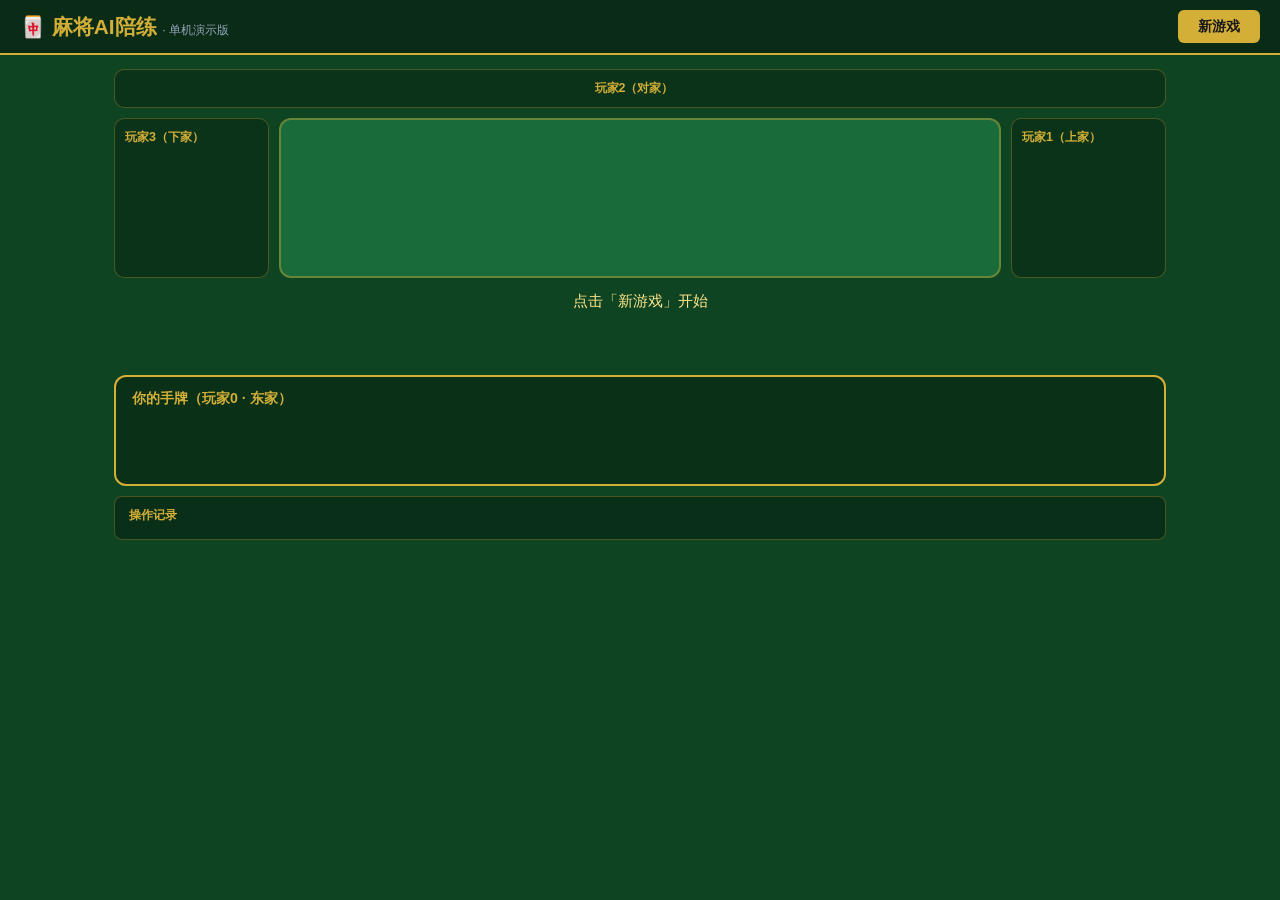
<file: frontend/demo.html>
<!DOCTYPE html>
<html lang="zh-CN">
<head>
<meta charset="UTF-8"/>
<meta name="viewport" content="width=device-width,initial-scale=1.0"/>
<title>麻将AI陪练 · 演示版</title>
<style>
:root{
  --green:#1a6b3a;--dark:#0f4423;--gold:#d4af37;
  --tile:#fefce8;--border:#c8a94e;--shadow:rgba(0,0,0,.4);
  --bamboo:#1a5e1a;--chars:#b91c1c;--dots:#1d4ed8;--special:#7c3aed;
}
*{box-sizing:border-box;margin:0;padding:0}
body{background:var(--dark);font-family:"Microsoft YaHei","PingFang SC",sans-serif;
  color:#fff;min-height:100vh;display:flex;flex-direction:column;align-items:center}

/* header */
header{width:100%;padding:10px 20px;background:rgba(0,0,0,.35);
  display:flex;align-items:center;gap:12px;border-bottom:2px solid var(--gold)}
header h1{font-size:1.3rem;color:var(--gold)}
#btn-new{margin-left:auto;padding:7px 20px;background:var(--gold);color:#1a1a1a;
  border:none;border-radius:6px;font-weight:bold;cursor:pointer;font-size:.9rem}
#btn-new:hover{opacity:.85}

/* layout */
#wrap{width:100%;max-width:1080px;padding:14px;display:flex;flex-direction:column;gap:10px}

/* opponent panels */
.opp{background:rgba(0,0,0,.25);border:1px solid rgba(212,175,55,.3);
  border-radius:10px;padding:10px;display:flex;flex-wrap:wrap;align-items:center;gap:6px}
.opp-name{font-size:.78rem;color:var(--gold);font-weight:bold;white-space:nowrap}
.opp-tiles{display:flex;flex-wrap:wrap;gap:3px}
.tile-back{width:18px;height:26px;background:linear-gradient(135deg,#1a5276,#154360);
  border:1px solid rgba(255,255,255,.2);border-radius:3px}
#top-row{display:grid;grid-template-columns:155px 1fr 155px;gap:10px}

/* discard area */
#discard{background:var(--green);border:2px solid rgba(212,175,55,.4);border-radius:12px;
  padding:10px;min-height:160px;display:flex;flex-wrap:wrap;gap:4px;align-content:flex-start}

/* tile */
.tile{display:inline-flex;flex-direction:column;align-items:center;justify-content:center;
  width:36px;height:48px;background:var(--tile);border:1.5px solid var(--border);
  border-radius:5px;box-shadow:2px 2px 4px var(--shadow);font-weight:bold;cursor:default;
  user-select:none;transition:transform .15s,box-shadow .15s;position:relative}
.tile .si{font-size:.42rem;opacity:.6;line-height:1}
.tile .tn{font-size:.9rem;line-height:1}
.tile.sm{width:24px;height:34px}.tile.sm .tn{font-size:.7rem}.tile.sm .si{font-size:.35rem}
.tile.bamboo{color:var(--bamboo)}.tile.characters{color:var(--chars)}
.tile.dots{color:var(--dots)}.tile.special{color:var(--special)}
.tile.playable{cursor:pointer;border-color:#f59e0b;
  box-shadow:2px 2px 6px var(--shadow),0 0 8px rgba(245,158,11,.5)}
.tile.playable:hover{transform:translateY(-9px);
  box-shadow:2px 10px 14px var(--shadow),0 0 14px rgba(245,158,11,.8);z-index:10}

/* player area */
#player-area{background:rgba(0,0,0,.3);border:2px solid var(--gold);
  border-radius:12px;padding:12px 16px}
#player-area h3{color:var(--gold);font-size:.88rem;margin-bottom:8px}
#hand{display:flex;flex-wrap:wrap;gap:5px;min-height:56px;align-items:flex-end}

/* action buttons */
#actions{display:flex;gap:10px;flex-wrap:wrap;justify-content:center;min-height:40px}
.act{padding:7px 22px;font-size:1rem;font-weight:bold;border:none;border-radius:8px;
  cursor:pointer;transition:opacity .2s,transform .1s}
.act:hover{opacity:.85;transform:scale(1.04)}
.pong{background:#e67e22;color:#fff}.chow{background:#27ae60;color:#fff}
.gong{background:#8e44ad;color:#fff}.stand{background:#718096;color:#fff}

/* status */
#status{font-size:.95rem;color:#fde68a;text-align:center;padding:3px 0;min-height:1.4em}
#status.ai{color:#94a3b8;font-style:italic}

/* log */
#log-wrap{background:rgba(0,0,0,.3);border:1px solid rgba(212,175,55,.3);
  border-radius:8px;padding:10px 14px}
#log-wrap h4{color:var(--gold);font-size:.78rem;margin-bottom:5px}
#log{list-style:none;max-height:100px;overflow-y:auto;
  display:flex;flex-direction:column-reverse;gap:2px}
#log li{font-size:.78rem;color:#cbd5e1;border-bottom:1px solid rgba(255,255,255,.05);padding:1px 0}
#log li:first-child{color:#fde68a;font-weight:bold}

/* meld */
.meld{display:inline-flex;gap:2px;padding:2px;
  background:rgba(255,255,255,.07);border-radius:4px;margin:1px}

/* game over */
#overlay{display:none;position:fixed;inset:0;background:rgba(0,0,0,.75);
  align-items:center;justify-content:center;z-index:100}
#overlay.on{display:flex}
#box{background:#1a2a1a;border:3px solid var(--gold);border-radius:16px;
  padding:38px 56px;text-align:center}
#box h2{font-size:1.9rem;color:var(--gold);margin-bottom:10px}
#box p{color:#ccc;margin-bottom:20px;font-size:1.05rem}
#btn-again{padding:10px 32px;background:var(--gold);color:#1a1a1a;
  border:none;border-radius:8px;font-size:1rem;font-weight:bold;cursor:pointer}
</style>
</head>
<body>

<header>
  <h1>🀄 麻将AI陪练 <span style="font-size:.75rem;color:#94a3b8;font-weight:normal">· 单机演示版</span></h1>
  <button id="btn-new" onclick="newGame()">新游戏</button>
</header>

<div id="wrap">
  <!-- 对家（玩家2） -->
  <div id="opp2-wrap">
    <div class="opp" style="justify-content:center">
      <span class="opp-name">玩家2（对家）</span>
      <div id="opp2-tiles" class="opp-tiles"></div>
      <div id="opp2-melds"></div>
    </div>
  </div>

  <!-- 中间行 -->
  <div id="top-row">
    <div class="opp" style="flex-direction:column;align-items:flex-start">
      <span class="opp-name">玩家3（下家）</span>
      <div id="opp3-tiles" class="opp-tiles"></div>
      <div id="opp3-melds"></div>
    </div>
    <div id="discard"></div>
    <div class="opp" style="flex-direction:column;align-items:flex-start">
      <span class="opp-name">玩家1（上家）</span>
      <div id="opp1-tiles" class="opp-tiles"></div>
      <div id="opp1-melds"></div>
    </div>
  </div>

  <div id="status">点击「新游戏」开始</div>
  <div id="actions"></div>

  <div id="player-area">
    <h3>你的手牌（玩家0 · 东家）</h3>
    <div id="hand"></div>
  </div>

  <div id="log-wrap">
    <h4>操作记录</h4>
    <ul id="log"></ul>
  </div>
</div>

<!-- 游戏结束弹窗 -->
<div id="overlay">
  <div id="box">
    <h2 id="ov-title"></h2>
    <p id="ov-msg"></p>
    <button id="btn-again" onclick="newGame()">再来一局</button>
  </div>
</div>

<script>
// ─── 牌定义 ──────────────────────────────────────
const SUITS = {
  bamboo:['1竹','2竹','3竹','4竹','5竹','6竹','7竹','8竹','9竹'],
  characters:['1万','2万','3万','4万','5万','6万','7万','8万','9万'],
  dots:['1筒','2筒','3筒','4筒','5筒','6筒','7筒','8筒','9筒'],
};
const HONORS = ['中','發','白','东','南','西','北'];
const SUIT_OF={};
const ALL_TILES=[];
['bamboo','characters','dots'].forEach(s=>{
  for(let i=1;i<=9;i++){const k=`${s}-${i}`;ALL_TILES.push(k);SUIT_OF[k]=s;}
});
['dragons-red','dragons-green','dragons-white','winds-east','winds-south','winds-west','winds-north']
  .forEach(k=>{ALL_TILES.push(k);SUIT_OF[k]='special';});
const DECK=[...ALL_TILES,...ALL_TILES,...ALL_TILES,...ALL_TILES];

function tileCN(k){
  const m={
    'bamboo':'竹','characters':'万','dots':'筒',
    'dragons-red':'中','dragons-green':'發','dragons-white':'白',
    'winds-east':'东','winds-south':'南','winds-west':'西','winds-north':'北'
  };
  if(k.startsWith('bamboo-')||k.startsWith('characters-')||k.startsWith('dots-')){
    const[s,n]=k.split('-');return n+(m[s]||s);
  }
  return m[k]||k;
}
function suitCls(k){return SUIT_OF[k]||'special';}
function makeTile(k,small=false,playable=false){
  const cn=tileCN(k);const cl=suitCls(k);
  const suit=cl==='bamboo'?'竹':cl==='characters'?'万':cl==='dots'?'筒':'';
  const num=cn.replace(suit,'');
  const d=document.createElement('div');
  d.className=`tile ${cl}${small?' sm':''}${playable?' playable':''}`;
  d.dataset.key=k;
  d.innerHTML=`<span class="si">${suit}</span><span class="tn">${num||cn}</span>`;
  return d;
}

// ─── 游戏状态 ─────────────────────────────────────
let G={};

function shuffle(arr){
  const a=[...arr];
  for(let i=a.length-1;i>0;i--){const j=Math.random()*i+1|0;[a[i],a[j]]=[a[j],a[i]];}
  return a;
}

function deal(deck,n){return deck.splice(0,n);}

function newGame(){
  document.getElementById('overlay').classList.remove('on');
  const deck=shuffle([...DECK]);
  G={
    deck,
    players:[
      {hand:deal(deck,13),melds:[],isHuman:true},
      {hand:deal(deck,13),melds:[],isHuman:false},
      {hand:deal(deck,13),melds:[],isHuman:false},
      {hand:deal(deck,13),melds:[],isHuman:false},
    ],
    discard:[],
    current:0,
    phase:'draw',   // draw | discard | react
    reactPlayer:-1,
    reactOptions:[],
    lastDiscard:null,
    log:['游戏开始！你是玩家0（东家）。'],
    done:false,
  };
  drawCard(0);
}

function drawCard(pid){
  if(G.deck.length===0){endGame(-1);return;}
  const card=G.deck.shift();
  G.players[pid].hand.push(card);
  G.current=pid;
  G.phase='discard';
  if(pid===0){
    addLog('你摸了一张牌，请出牌');
    render();
  } else {
    setTimeout(()=>aiDiscard(pid),600);
  }
}

function aiDiscard(pid){
  const p=G.players[pid];
  // AI随机出一张牌
  const idx=Math.floor(Math.random()*p.hand.length);
  const card=p.hand.splice(idx,1)[0];
  G.discard.push(card);
  G.lastDiscard={card,from:pid};
  addLog(`玩家${pid} 打出: ${tileCN(card)}`);
  // 检查玩家0是否可以碰/杠
  checkReact(pid);
}

function humanDiscard(card){
  if(G.phase!=='discard'||G.current!==0)return;
  const p=G.players[0];
  const idx=p.hand.indexOf(card);
  if(idx===-1)return;
  p.hand.splice(idx,1);
  G.discard.push(card);
  G.lastDiscard={card,from:0};
  addLog(`你 打出: ${tileCN(card)}`);
  // AI反应
  checkReactAI();
}

function checkReact(fromPid){
  // 检查玩家0是否可以碰或杠
  if(fromPid===0){checkReactAI();return;}
  const card=G.lastDiscard.card;
  const hand=G.players[0].hand;
  const cnt=hand.filter(c=>c===card).length;
  const opts=[];
  if(cnt>=3)opts.push('gong');
  if(cnt>=2)opts.push('pong');
  opts.push('stand');
  if(opts.length>1){
    G.phase='react';G.reactPlayer=0;G.reactOptions=opts;
    addLog(`玩家${fromPid}打出${tileCN(card)}，你可以操作`);
    render();
  } else {
    nextAfterDiscard(fromPid);
  }
}

function checkReactAI(){
  // AI之间也可以碰，简化处理：随机决定
  const card=G.lastDiscard.card;
  const from=G.lastDiscard.from;
  for(let pid=1;pid<=3;pid++){
    if(pid===from)continue;
    const cnt=G.players[pid].hand.filter(c=>c===card).length;
    if(cnt>=2&&Math.random()<0.3){
      // AI碰牌
      const p=G.players[pid];
      const removed=[];
      let n=0;
      p.hand=p.hand.filter(c=>{if(c===card&&n<2){n++;removed.push(c);return false;}return true;});
      removed.push(card);
      p.melds.push(removed);
      addLog(`玩家${pid} 碰了: ${tileCN(card)}`);
      G.current=pid;G.phase='discard';
      setTimeout(()=>aiDiscard(pid),600);
      render();return;
    }
  }
  nextAfterDiscard(G.lastDiscard.from);
}

function nextAfterDiscard(fromPid){
  const next=(fromPid+1)%4;
  setTimeout(()=>drawCard(next),400);
}

function humanReact(act){
  if(G.phase!=='react'||G.reactPlayer!==0)return;
  const card=G.lastDiscard.card;
  const from=G.lastDiscard.from;
  if(act==='stand'){
    addLog('你 选择: 不要');
    G.phase='idle';
    nextAfterDiscard(from);
  } else if(act==='pong'){
    const p=G.players[0];
    let n=0;
    p.hand=p.hand.filter(c=>{if(c===card&&n<2){n++;return false;}return true;});
    p.melds.push([card,card,card]);
    addLog(`你 碰了: ${tileCN(card)}`);
    G.current=0;G.phase='discard';
  } else if(act==='gong'){
    const p=G.players[0];
    let n=0;
    p.hand=p.hand.filter(c=>{if(c===card&&n<3){n++;return false;}return true;});
    p.melds.push([card,card,card,card]);
    addLog(`你 杠了: ${tileCN(card)}`);
    if(G.deck.length>0){p.hand.push(G.deck.shift());}
    G.current=0;G.phase='discard';
  }
  render();
}

function endGame(winner){
  G.done=true;
  const t=document.getElementById('ov-title');
  const m=document.getElementById('ov-msg');
  if(winner===0){t.textContent='🎉 你赢了！';m.textContent='恭喜，胡牌！';}
  else if(winner>0){t.textContent=`😔 玩家${winner}赢了`;m.textContent='再接再厉！';}
  else{t.textContent='🤝 流局';m.textContent='牌墙摸完，平局。';}
  document.getElementById('overlay').classList.add('on');
  render();
}

function addLog(msg){
  G.log.unshift(msg);if(G.log.length>20)G.log.pop();
}

// ─── 渲染 ─────────────────────────────────────────
function renderBacks(container,count){
  container.innerHTML='';
  for(let i=0;i<count;i++){const b=document.createElement('div');b.className='tile-back';container.appendChild(b);}
}
function renderMelds(container,melds){
  container.innerHTML='';
  melds.forEach(m=>{
    const d=document.createElement('div');d.className='meld';
    m.forEach(k=>d.appendChild(makeTile(k,true)));
    container.appendChild(d);
  });
}

function render(){
  if(!G.players)return;
  // 对手
  [1,2,3].forEach(i=>{
    renderBacks(document.getElementById(`opp${i}-tiles`),G.players[i].hand.length);
    renderMelds(document.getElementById(`opp${i}-melds`),G.players[i].melds);
  });
  // 弃牌
  const disc=document.getElementById('discard');
  disc.innerHTML='';
  G.discard.forEach(k=>disc.appendChild(makeTile(k,true)));
  // 日志
  const ul=document.getElementById('log');
  ul.innerHTML='';
  G.log.forEach(msg=>{const li=document.createElement('li');li.textContent=msg;ul.appendChild(li);});
  // 手牌 + 操作按钮
  const handEl=document.getElementById('hand');
  const actEl=document.getElementById('actions');
  const statusEl=document.getElementById('status');
  handEl.innerHTML='';actEl.innerHTML='';

  const isMyTurn=G.current===0&&G.phase==='discard';
  const isReact=G.phase==='react'&&G.reactPlayer===0;

  // 排序手牌
  const sorted=[...G.players[0].hand].sort();
  sorted.forEach(k=>{
    const t=makeTile(k,false,isMyTurn);
    if(isMyTurn)t.onclick=()=>{humanDiscard(k);};
    handEl.appendChild(t);
  });
  // 碰杠选项
  if(isReact){
    const card=G.lastDiscard.card;
    const from=G.lastDiscard.from;
    statusEl.textContent=`玩家${from}打出 ${tileCN(card)}，请选择：`;
    statusEl.className='';
    const labels={pong:'碰',chow:'吃',gong:'杠',stand:'不要'};
    const colors={pong:'pong',chow:'chow',gong:'gong',stand:'stand'};
    G.reactOptions.forEach(act=>{
      const b=document.createElement('button');
      b.className=`act ${colors[act]}`;
      b.textContent=labels[act];
      b.onclick=()=>humanReact(act);
      actEl.appendChild(b);
    });
  } else if(isMyTurn){
    statusEl.textContent='轮到你了 — 点击手牌出牌';
    statusEl.className='';
  } else if(G.done){
    statusEl.textContent='游戏结束';statusEl.className='';
  } else {
    statusEl.textContent=`玩家${G.current} 思考中…`;
    statusEl.className='ai';
  }
  // 牌墙剩余
  document.querySelector('#log-wrap h4').textContent=`操作记录（牌墙剩余 ${G.deck?G.deck.length:0} 张）`;
}
</script>
</body>
</html>
</file>
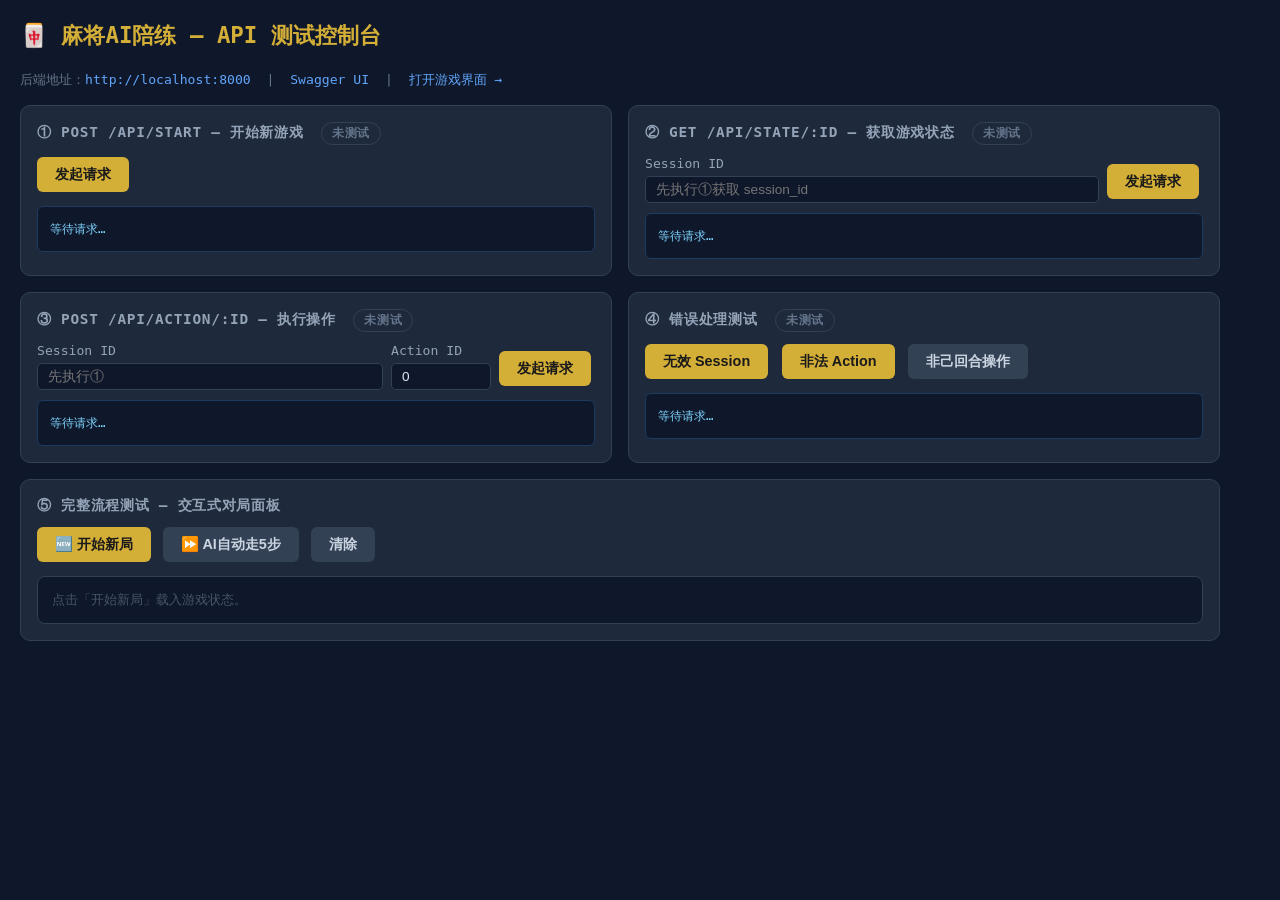
<file: frontend/test.html>
<!DOCTYPE html>
<html lang="zh-CN">
<head>
  <meta charset="UTF-8" />
  <title>麻将AI陪练 - API 测试</title>
  <style>
    * { box-sizing: border-box; margin: 0; padding: 0; }
    body { font-family: "Microsoft YaHei", monospace; background: #0f172a; color: #e2e8f0; padding: 20px; }
    h1 { color: #d4af37; margin-bottom: 20px; font-size: 1.4rem; }
    h2 { color: #94a3b8; font-size: 0.9rem; margin-bottom: 8px; text-transform: uppercase; letter-spacing: 0.05em; }
    .grid { display: grid; grid-template-columns: 1fr 1fr; gap: 16px; max-width: 1200px; }
    .card { background: #1e293b; border: 1px solid #334155; border-radius: 10px; padding: 16px; }
    button {
      padding: 8px 18px; background: #d4af37; color: #1a1a1a; border: none;
      border-radius: 6px; cursor: pointer; font-weight: bold; font-size: 0.9rem;
      margin: 4px 4px 4px 0; transition: opacity 0.2s;
    }
    button:hover { opacity: 0.85; }
    button:disabled { background: #475569; color: #94a3b8; cursor: not-allowed; opacity: 1; }
    button.secondary { background: #334155; color: #cbd5e1; }
    .result {
      margin-top: 10px; background: #0f172a; border: 1px solid #1e3a5f;
      border-radius: 6px; padding: 12px; font-size: 0.78rem; line-height: 1.6;
      max-height: 300px; overflow-y: auto; white-space: pre-wrap; word-break: break-all;
      color: #7dd3fc;
    }
    .result.error { color: #f87171; border-color: #7f1d1d; }
    .result.success { color: #86efac; border-color: #14532d; }
    .status-badge {
      display: inline-block; padding: 2px 10px; border-radius: 12px; font-size: 0.75rem;
      font-weight: bold; margin-left: 8px;
    }
    .badge-ok { background: #14532d; color: #86efac; }
    .badge-err { background: #7f1d1d; color: #f87171; }
    .badge-idle { background: #1e293b; color: #64748b; border: 1px solid #334155; }
    label { font-size: 0.82rem; color: #94a3b8; }
    input {
      background: #0f172a; border: 1px solid #334155; color: #e2e8f0;
      padding: 5px 10px; border-radius: 5px; font-size: 0.85rem; width: 100%; margin-top: 4px;
    }
    .row { display: flex; align-items: flex-end; gap: 8px; margin-top: 8px; flex-wrap: wrap; }
    .field { flex: 1; min-width: 100px; }
    #game-display {
      background: #0f172a; border: 1px solid #334155; border-radius: 8px;
      padding: 14px; margin-top: 10px; font-size: 0.82rem;
    }
    .hand-tiles { display: flex; flex-wrap: wrap; gap: 5px; margin: 6px 0; }
    .tile {
      background: #fefce8; color: #1a1a1a; border: 1.5px solid #c8a94e;
      border-radius: 4px; padding: 4px 8px; font-size: 0.8rem; font-weight: bold; cursor: default;
    }
    .tile.playable { cursor: pointer; border-color: #f59e0b; background: #fffbeb; }
    .tile.playable:hover { background: #fef3c7; transform: translateY(-3px); }
    .tile.bamboo { color: #1a5e1a; }
    .tile.characters { color: #b91c1c; }
    .tile.dots { color: #1d4ed8; }
    .tile.special { color: #92400e; }
    .log-item { padding: 3px 0; border-bottom: 1px solid #1e293b; color: #cbd5e1; }
    .log-item:first-child { color: #fde68a; font-weight: bold; }
    .act-btn {
      padding: 7px 18px; border: none; border-radius: 6px; cursor: pointer;
      font-weight: bold; font-size: 0.95rem; margin: 4px;
    }
    .act-pong { background: #e67e22; color: #fff; }
    .act-chow { background: #27ae60; color: #fff; }
    .act-gong { background: #8e44ad; color: #fff; }
    .act-stand { background: #7f8c8d; color: #fff; }
    .section-title { color: #64748b; font-size: 0.75rem; margin-bottom: 4px; }
    a { color: #60a5fa; text-decoration: none; }
    a:hover { text-decoration: underline; }
    .full-width { grid-column: 1 / -1; }
    .info-bar { display: flex; gap: 20px; flex-wrap: wrap; padding: 8px 0; }
    .info-item label { display: block; font-size: 0.7rem; color: #64748b; margin-bottom: 2px; }
    .info-item span { font-size: 0.9rem; color: #e2e8f0; font-weight: bold; }
  </style>
</head>
<body>

<h1>🀄 麻将AI陪练 — API 测试控制台</h1>
<p style="font-size:0.82rem; color:#64748b; margin-bottom:16px;">
  后端地址：<a href="http://localhost:8000" target="_blank">http://localhost:8000</a>
  &nbsp;|&nbsp;
  <a href="http://localhost:8000/docs" target="_blank">Swagger UI</a>
  &nbsp;|&nbsp;
  <a href="/" target="_blank">打开游戏界面 →</a>
</p>

<div class="grid">

  <!-- ① 启动游戏 -->
  <div class="card">
    <h2>① POST /api/start — 开始新游戏
      <span id="badge-start" class="status-badge badge-idle">未测试</span>
    </h2>
    <button onclick="doStart()">发起请求</button>
    <div id="result-start" class="result">等待请求…</div>
  </div>

  <!-- ② 获取状态 -->
  <div class="card">
    <h2>② GET /api/state/:id — 获取游戏状态
      <span id="badge-state" class="status-badge badge-idle">未测试</span>
    </h2>
    <div class="row">
      <div class="field">
        <label>Session ID</label>
        <input id="input-sid-state" placeholder="先执行①获取 session_id" />
      </div>
      <button onclick="doGetState()">发起请求</button>
    </div>
    <div id="result-state" class="result">等待请求…</div>
  </div>

  <!-- ③ 执行动作 -->
  <div class="card">
    <h2>③ POST /api/action/:id — 执行操作
      <span id="badge-action" class="status-badge badge-idle">未测试</span>
    </h2>
    <div class="row">
      <div class="field">
        <label>Session ID</label>
        <input id="input-sid-action" placeholder="先执行①" />
      </div>
      <div class="field" style="max-width:90px">
        <label>Action ID</label>
        <input id="input-action-id" type="number" placeholder="0-37" value="0" />
      </div>
      <button onclick="doAction()">发起请求</button>
    </div>
    <div id="result-action" class="result">等待请求…</div>
  </div>

  <!-- ④ 错误处理测试 -->
  <div class="card">
    <h2>④ 错误处理测试
      <span id="badge-err" class="status-badge badge-idle">未测试</span>
    </h2>
    <button onclick="testInvalidSession()">无效 Session</button>
    <button onclick="testInvalidAction()">非法 Action</button>
    <button class="secondary" onclick="testNotYourTurn()">非己回合操作</button>
    <div id="result-err" class="result">等待请求…</div>
  </div>

  <!-- ⑤ 游戏交互面板（完整流程测试） -->
  <div class="card full-width">
    <h2>⑤ 完整流程测试 — 交互式对局面板</h2>
    <div style="margin-bottom:10px; display:flex; gap:8px; flex-wrap:wrap;">
      <button onclick="startInteractive()">🆕 开始新局</button>
      <button class="secondary" onclick="autoPlay(5)">⏩ AI自动走5步</button>
      <button class="secondary" onclick="clearGameDisplay()">清除</button>
    </div>

    <div id="game-display">
      <p style="color:#475569;">点击「开始新局」载入游戏状态。</p>
    </div>
  </div>

</div>

<script>
const BASE = 'http://localhost:8000';
let activeSession = null;

// ── 工具 ────────────────────────────────────────
async function apiFetch(method, path, body) {
  const opts = { method, headers: { 'Content-Type': 'application/json' } };
  if (body !== undefined) opts.body = JSON.stringify(body);
  const res = await fetch(BASE + path, opts);
  const data = await res.json();
  return { ok: res.ok, status: res.status, data };
}

function show(id, content, type = '') {
  const el = document.getElementById(id);
  el.textContent = typeof content === 'string' ? content : JSON.stringify(content, null, 2);
  el.className = `result ${type}`;
}

function setBadge(id, ok) {
  const el = document.getElementById(id);
  el.textContent = ok ? '✓ 通过' : '✗ 失败';
  el.className = `status-badge ${ok ? 'badge-ok' : 'badge-err'}`;
}

function syncSessionInputs(sid) {
  document.getElementById('input-sid-state').value = sid;
  document.getElementById('input-sid-action').value = sid;
}

// ── ① Start ──────────────────────────────────────
async function doStart() {
  try {
    const { ok, data } = await apiFetch('POST', '/api/start');
    show('result-start', data, ok ? 'success' : 'error');
    setBadge('badge-start', ok);
    if (ok) {
      activeSession = data.session_id;
      syncSessionInputs(data.session_id);
      // 预填第一个合法 action
      if (data.state.legal_actions?.length) {
        document.getElementById('input-action-id').value = data.state.legal_actions[0].id;
      }
    }
  } catch (e) {
    show('result-start', `请求失败: ${e.message}`, 'error');
    setBadge('badge-start', false);
  }
}

// ── ② Get State ──────────────────────────────────
async function doGetState() {
  const sid = document.getElementById('input-sid-state').value.trim();
  if (!sid) { show('result-state', '请先填写 Session ID', 'error'); return; }
  try {
    const { ok, data } = await apiFetch('GET', `/api/state/${sid}`);
    show('result-state', data, ok ? 'success' : 'error');
    setBadge('badge-state', ok);
  } catch (e) {
    show('result-state', `请求失败: ${e.message}`, 'error');
  }
}

// ── ③ Action ─────────────────────────────────────
async function doAction() {
  const sid = document.getElementById('input-sid-action').value.trim();
  const aid = parseInt(document.getElementById('input-action-id').value, 10);
  if (!sid) { show('result-action', '请先填写 Session ID', 'error'); return; }
  try {
    const { ok, data } = await apiFetch('POST', `/api/action/${sid}`, { action_id: aid });
    show('result-action', data, ok ? 'success' : 'error');
    setBadge('badge-action', ok);
    if (ok && data.legal_actions?.length) {
      document.getElementById('input-action-id').value = data.legal_actions[0].id;
    }
  } catch (e) {
    show('result-action', `请求失败: ${e.message}`, 'error');
  }
}

// ── ④ Error tests ────────────────────────────────
async function testInvalidSession() {
  const { ok, status, data } = await apiFetch('GET', '/api/state/invalid-session-xyz');
  const passed = !ok && status === 404;
  show('result-err', `[无效Session] HTTP ${status}\n${JSON.stringify(data, null, 2)}`, passed ? 'success' : 'error');
  setBadge('badge-err', passed);
}

async function testInvalidAction() {
  if (!activeSession) { show('result-err', '先运行①创建会话', 'error'); return; }
  const { ok, status, data } = await apiFetch('POST', `/api/action/${activeSession}`, { action_id: 999 });
  const passed = !ok && status === 400;
  show('result-err', `[非法Action 999] HTTP ${status}\n${JSON.stringify(data, null, 2)}`, passed ? 'success' : 'error');
  setBadge('badge-err', passed);
}

async function testNotYourTurn() {
  if (!activeSession) { show('result-err', '先运行①创建会话', 'error'); return; }
  // 试图在AI回合出牌（先检查是否轮到AI）
  const { ok: sok, data: sd } = await apiFetch('GET', `/api/state/${activeSession}`);
  if (!sok) { show('result-err', '获取状态失败', 'error'); return; }
  if (sd.is_human_turn) {
    show('result-err', '当前轮到玩家，无法测试"非己回合"场景（请先出几张牌）', '');
    return;
  }
  const { ok, status, data } = await apiFetch('POST', `/api/action/${activeSession}`, { action_id: 0 });
  const passed = !ok && status === 400;
  show('result-err', `[非己回合] HTTP ${status}\n${JSON.stringify(data, null, 2)}`, passed ? 'success' : 'error');
  setBadge('badge-err', passed);
}

// ── ⑤ Interactive Panel ──────────────────────────
const TILE_SUIT_CN = {};
['bamboo','characters','dots'].forEach(s => {
  for (let i=1;i<=9;i++) TILE_SUIT_CN[`${s}-${i}`] = {num:`${i}`, suit:s === 'bamboo' ? '竹' : s === 'characters' ? '万' : '筒', cls: s};
});
['dragons-green','dragons-red','dragons-white','winds-east','winds-south','winds-west','winds-north'].forEach(k => {
  const cn = {
    'dragons-green':'發','dragons-red':'中','dragons-white':'白',
    'winds-east':'东','winds-south':'南','winds-west':'西','winds-north':'北'
  }[k];
  TILE_SUIT_CN[k] = { num: cn, suit: '', cls: 'special' };
});

function tileEl(name, playable, actionId, cb) {
  const info = TILE_SUIT_CN[name] || { num: name, suit: '', cls: '' };
  const div = document.createElement('span');
  div.className = `tile ${info.cls}${playable ? ' playable' : ''}`;
  div.title = name;
  div.innerHTML = `${info.num}<sup style="font-size:0.55em;opacity:0.7">${info.suit}</sup>`;
  if (playable && cb) div.onclick = () => cb(actionId);
  return div;
}

function renderGameDisplay(state, sid) {
  const d = document.getElementById('game-display');
  if (!state || state.done) {
    const winner = state?.winner;
    d.innerHTML = `<p style="color:#fde68a;font-size:1.1rem;">
      ${winner === 0 ? '🎉 你赢了！' : winner > 0 ? `😔 玩家${winner}(AI)赢了` : '🤝 流局'}
    </p>`;
    return;
  }

  const legalNames = new Set((state.legal_actions || []).map(a => a.name));
  const legalMap = {};
  (state.legal_actions || []).forEach(a => legalMap[a.name] = a.id);

  const isPlay = state.valid_acts?.includes('play');
  const isReact = state.valid_acts?.some(v => ['pong','chow','gong','stand'].includes(v));

  async function sendAct(id) {
    const { ok, data } = await apiFetch('POST', `/api/action/${sid}`, { action_id: id });
    if (ok) renderGameDisplay(data, sid);
    else alert(data.detail || '操作失败');
  }

  d.innerHTML = `
    <div class="info-bar">
      <div class="info-item"><label>Session</label><span>${sid}</span></div>
      <div class="info-item"><label>当前玩家</label><span>${state.current_player}</span></div>
      <div class="info-item"><label>轮到你</label><span>${state.is_human_turn ? '✅ 是' : '⏳ 否'}</span></div>
      <div class="info-item"><label>操作类型</label><span>${(state.valid_acts||[]).join('/')}</span></div>
    </div>
  `;

  // 对手手牌数
  const opp = document.createElement('div');
  opp.innerHTML = `<div class="section-title">对手手牌数</div>`;
  const oppRow = document.createElement('div');
  oppRow.style.cssText = 'display:flex;gap:16px;margin-bottom:8px;';
  [1,2,3].forEach(i => {
    const info = state.players_info[i];
    const span = document.createElement('span');
    span.innerHTML = `<span style="color:#94a3b8">玩家${i}:</span> <b>${info.hand_count}</b> 张`;
    span.style.fontSize = '0.82rem';
    oppRow.appendChild(span);
  });
  opp.appendChild(oppRow);
  d.appendChild(opp);

  // 弃牌堆
  if (state.table.length > 0) {
    const sec = document.createElement('div');
    sec.innerHTML = `<div class="section-title">桌面弃牌 (${state.table.length}张)</div>`;
    const row = document.createElement('div');
    row.className = 'hand-tiles';
    state.table.slice(-12).forEach(name => row.appendChild(tileEl(name, false)));
    if (state.table.length > 12) row.insertAdjacentHTML('beforeend', `<span style="color:#64748b;font-size:0.75rem">…等${state.table.length}张</span>`);
    sec.appendChild(row);
    d.appendChild(sec);
  }

  // 你的手牌
  const handSec = document.createElement('div');
  handSec.innerHTML = `<div class="section-title">你的手牌 (${state.human_hand.length}张)${isPlay ? ' — 点击出牌' : ''}</div>`;
  const handRow = document.createElement('div');
  handRow.className = 'hand-tiles';
  state.human_hand.forEach(name => {
    handRow.appendChild(tileEl(name, isPlay && legalNames.has(name), legalMap[name], sendAct));
  });
  handSec.appendChild(handRow);
  d.appendChild(handSec);

  // 反应按钮
  if (isReact && state.is_human_turn) {
    const btnSec = document.createElement('div');
    btnSec.innerHTML = `<div class="section-title">操作选择</div>`;
    state.legal_actions.forEach(act => {
      const btn = document.createElement('button');
      const cn = {pong:'碰',chow:'吃',gong:'杠',stand:'不要'}[act.name] || act.name;
      btn.className = `act-btn act-${act.name}`;
      btn.textContent = cn;
      btn.onclick = () => sendAct(act.id);
      btnSec.appendChild(btn);
    });
    d.appendChild(btnSec);
  }

  // 日志
  const logSec = document.createElement('div');
  logSec.innerHTML = `<div class="section-title" style="margin-top:8px">操作记录</div>`;
  const logDiv = document.createElement('div');
  [...state.log].reverse().slice(0, 8).forEach(msg => {
    const item = document.createElement('div');
    item.className = 'log-item';
    item.textContent = msg;
    logDiv.appendChild(item);
  });
  logSec.appendChild(logDiv);
  d.appendChild(logSec);
}

async function startInteractive() {
  const { ok, data } = await apiFetch('POST', '/api/start');
  if (!ok) { alert('启动失败'); return; }
  activeSession = data.session_id;
  syncSessionInputs(data.session_id);
  renderGameDisplay(data.state, data.session_id);
}

async function autoPlay(steps) {
  if (!activeSession) { alert('先点击「开始新局」'); return; }
  for (let i = 0; i < steps; i++) {
    const { ok: sok, data: sd } = await apiFetch('GET', `/api/state/${activeSession}`);
    if (!sok || sd.done) { renderGameDisplay(sd, activeSession); return; }
    if (!sd.is_human_turn) { await new Promise(r => setTimeout(r, 50)); continue; }
    if (!sd.legal_actions?.length) break;
    const act = sd.legal_actions[Math.floor(Math.random() * sd.legal_actions.length)];
    const { ok, data } = await apiFetch('POST', `/api/action/${activeSession}`, { action_id: act.id });
    renderGameDisplay(data, activeSession);
    if (!ok || data.done) return;
    await new Promise(r => setTimeout(r, 200));
  }
}

function clearGameDisplay() {
  document.getElementById('game-display').innerHTML = '<p style="color:#475569;">已清除。</p>';
}
</script>
</body>
</html>
</file>
